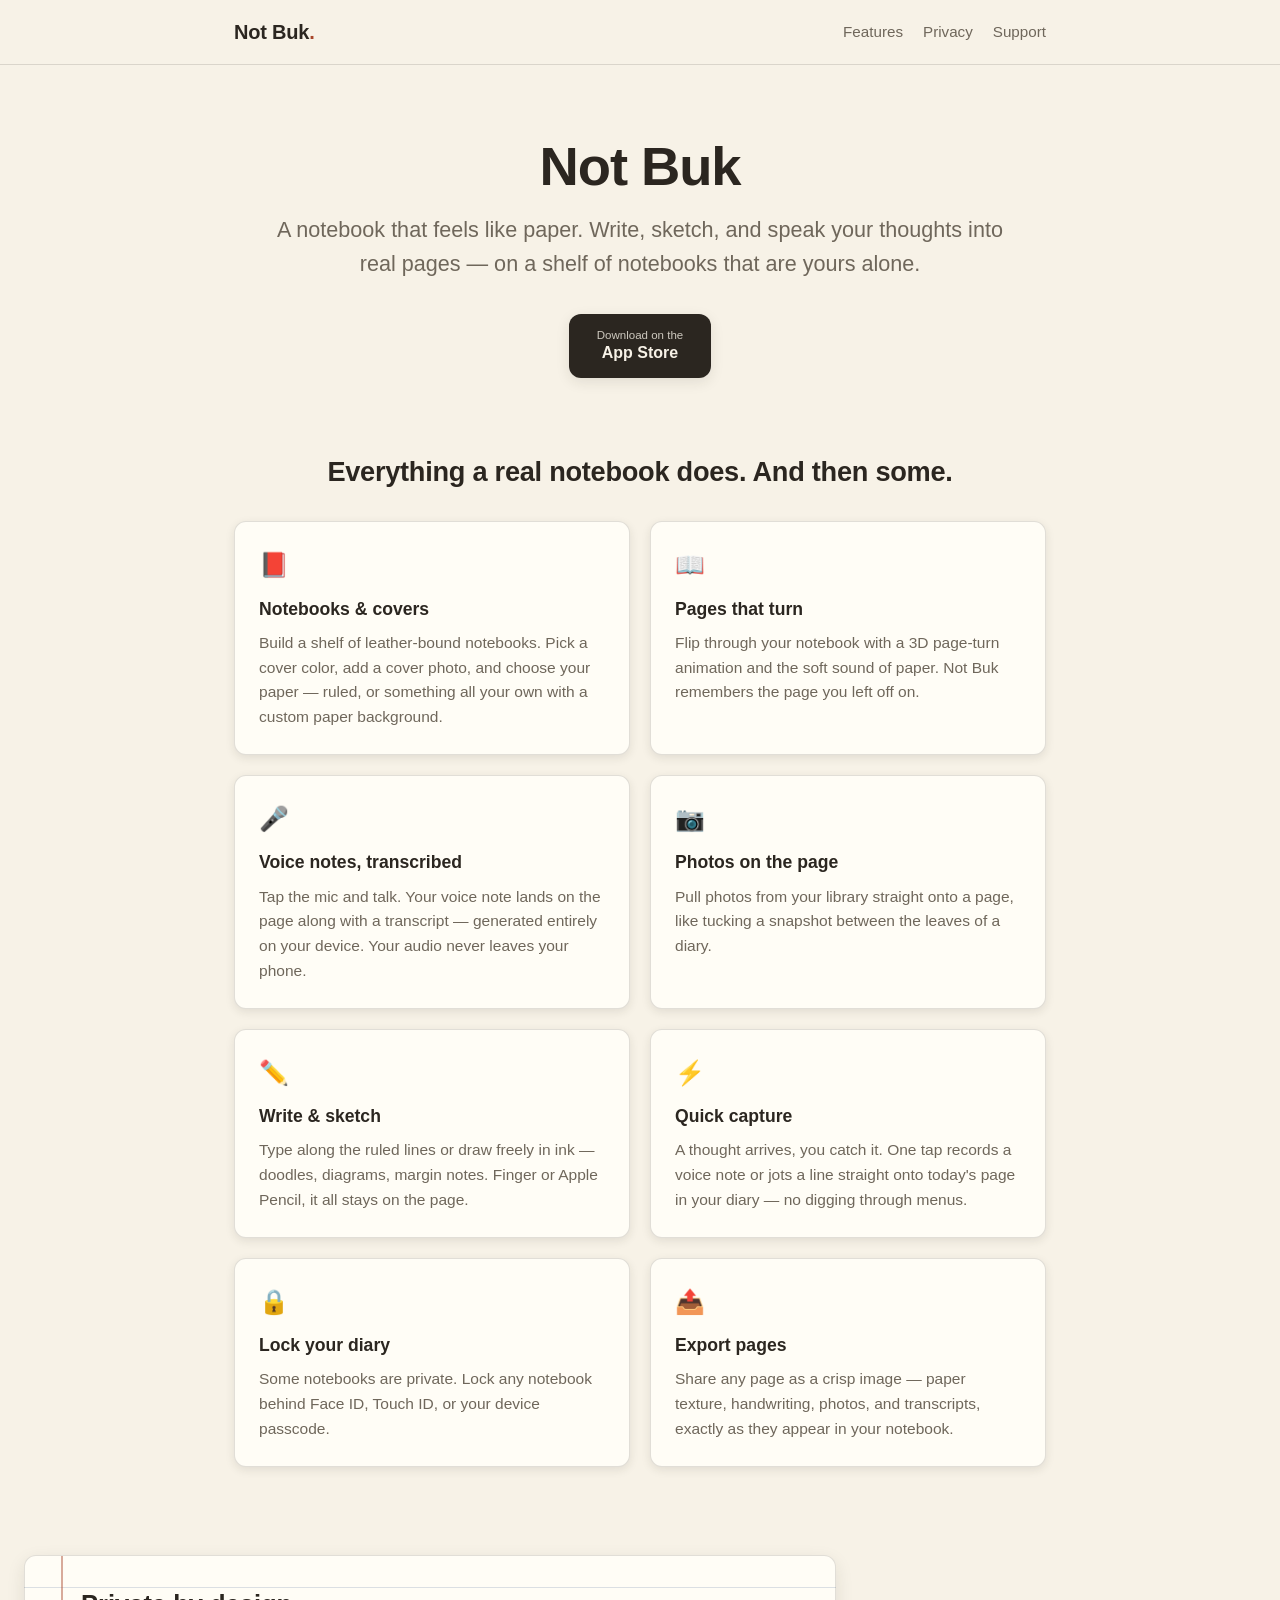
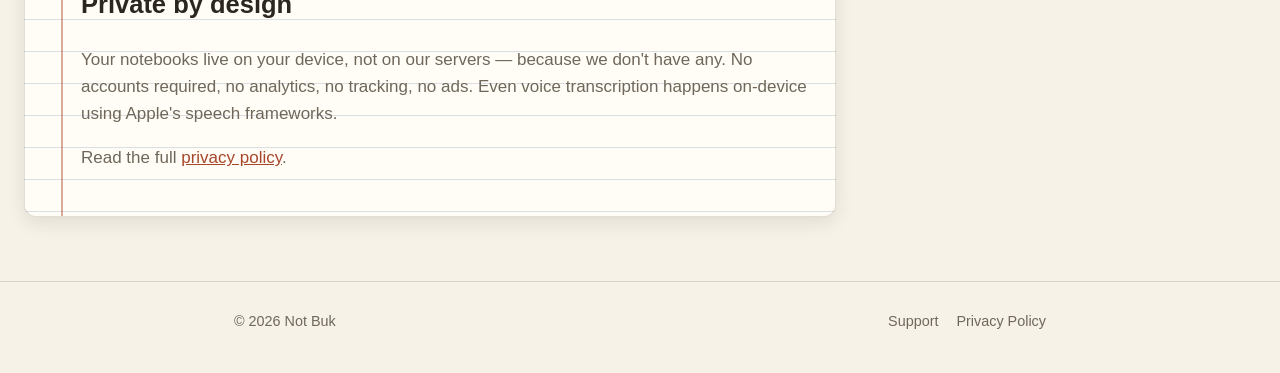
<file: index.html>
<!DOCTYPE html>
<html lang="en">
<head>
  <meta charset="UTF-8">
  <meta name="viewport" content="width=device-width, initial-scale=1">
  <title>Not Buk — A notebook that feels like paper</title>
  <meta name="description" content="Not Buk is a beautifully skeuomorphic notebook app for iPhone and iPad. Write on ruled paper, flip real pages, sketch, add photos, and record voice notes with on-device transcription. Everything stays on your device.">
  <link rel="stylesheet" href="styles.css">
</head>
<body>

  <header class="site-header">
    <div class="wrap">
      <a class="brand" href="index.html">Not Buk<span class="brand-dot">.</span></a>
      <nav class="site-nav" aria-label="Primary">
        <a href="#features">Features</a>
        <a href="#privacy">Privacy</a>
        <a href="support.html">Support</a>
      </nav>
    </div>
  </header>

  <main>
    <section class="hero wrap">
      <h1>Not Buk</h1>
      <p class="tagline">A notebook that feels like paper. Write, sketch, and speak your thoughts into real pages — on a shelf of notebooks that are yours alone.</p>
      <a class="appstore-badge" href="https://apps.apple.com/app/id6814639861">
        <span class="small">Download on the</span>
        App Store
      </a>
    </section>

    <section class="wrap" id="features">
      <div class="features">
        <h2>Everything a real notebook does. And then some.</h2>
        <div class="feature-grid">
          <div class="feature">
            <span class="glyph" aria-hidden="true">&#128213;</span>
            <h3>Notebooks &amp; covers</h3>
            <p>Build a shelf of leather-bound notebooks. Pick a cover color, add a cover photo, and choose your paper — ruled, or something all your own with a custom paper background.</p>
          </div>
          <div class="feature">
            <span class="glyph" aria-hidden="true">&#128214;</span>
            <h3>Pages that turn</h3>
            <p>Flip through your notebook with a 3D page-turn animation and the soft sound of paper. Not Buk remembers the page you left off on.</p>
          </div>
          <div class="feature">
            <span class="glyph" aria-hidden="true">&#127908;</span>
            <h3>Voice notes, transcribed</h3>
            <p>Tap the mic and talk. Your voice note lands on the page along with a transcript — generated entirely on your device. Your audio never leaves your phone.</p>
          </div>
          <div class="feature">
            <span class="glyph" aria-hidden="true">&#128247;</span>
            <h3>Photos on the page</h3>
            <p>Pull photos from your library straight onto a page, like tucking a snapshot between the leaves of a diary.</p>
          </div>
          <div class="feature">
            <span class="glyph" aria-hidden="true">&#9999;&#65039;</span>
            <h3>Write &amp; sketch</h3>
            <p>Type along the ruled lines or draw freely in ink — doodles, diagrams, margin notes. Finger or Apple Pencil, it all stays on the page.</p>
          </div>
          <div class="feature">
            <span class="glyph" aria-hidden="true">&#9889;</span>
            <h3>Quick capture</h3>
            <p>A thought arrives, you catch it. One tap records a voice note or jots a line straight onto today's page in your diary — no digging through menus.</p>
          </div>
          <div class="feature">
            <span class="glyph" aria-hidden="true">&#128274;</span>
            <h3>Lock your diary</h3>
            <p>Some notebooks are private. Lock any notebook behind Face ID, Touch ID, or your device passcode.</p>
          </div>
          <div class="feature">
            <span class="glyph" aria-hidden="true">&#128228;</span>
            <h3>Export pages</h3>
            <p>Share any page as a crisp image — paper texture, handwriting, photos, and transcripts, exactly as they appear in your notebook.</p>
          </div>
        </div>
      </div>
    </section>

    <section class="wrap privacy-callout" id="privacy">
      <div class="page-card">
        <h2>Private by design</h2>
        <p>Your notebooks live on your device, not on our servers — because we don't have any. No accounts required, no analytics, no tracking, no ads. Even voice transcription happens on-device using Apple's speech frameworks.</p>
        <p>Read the full <a href="privacy.html">privacy policy</a>.</p>
      </div>
    </section>
  </main>

  <footer class="site-footer">
    <div class="wrap">
      <span>&copy; 2026 Not Buk</span>
      <nav aria-label="Footer">
        <a href="support.html">Support</a>
        <a href="privacy.html">Privacy Policy</a>
      </nav>
    </div>
  </footer>

</body>
</html>
</file>
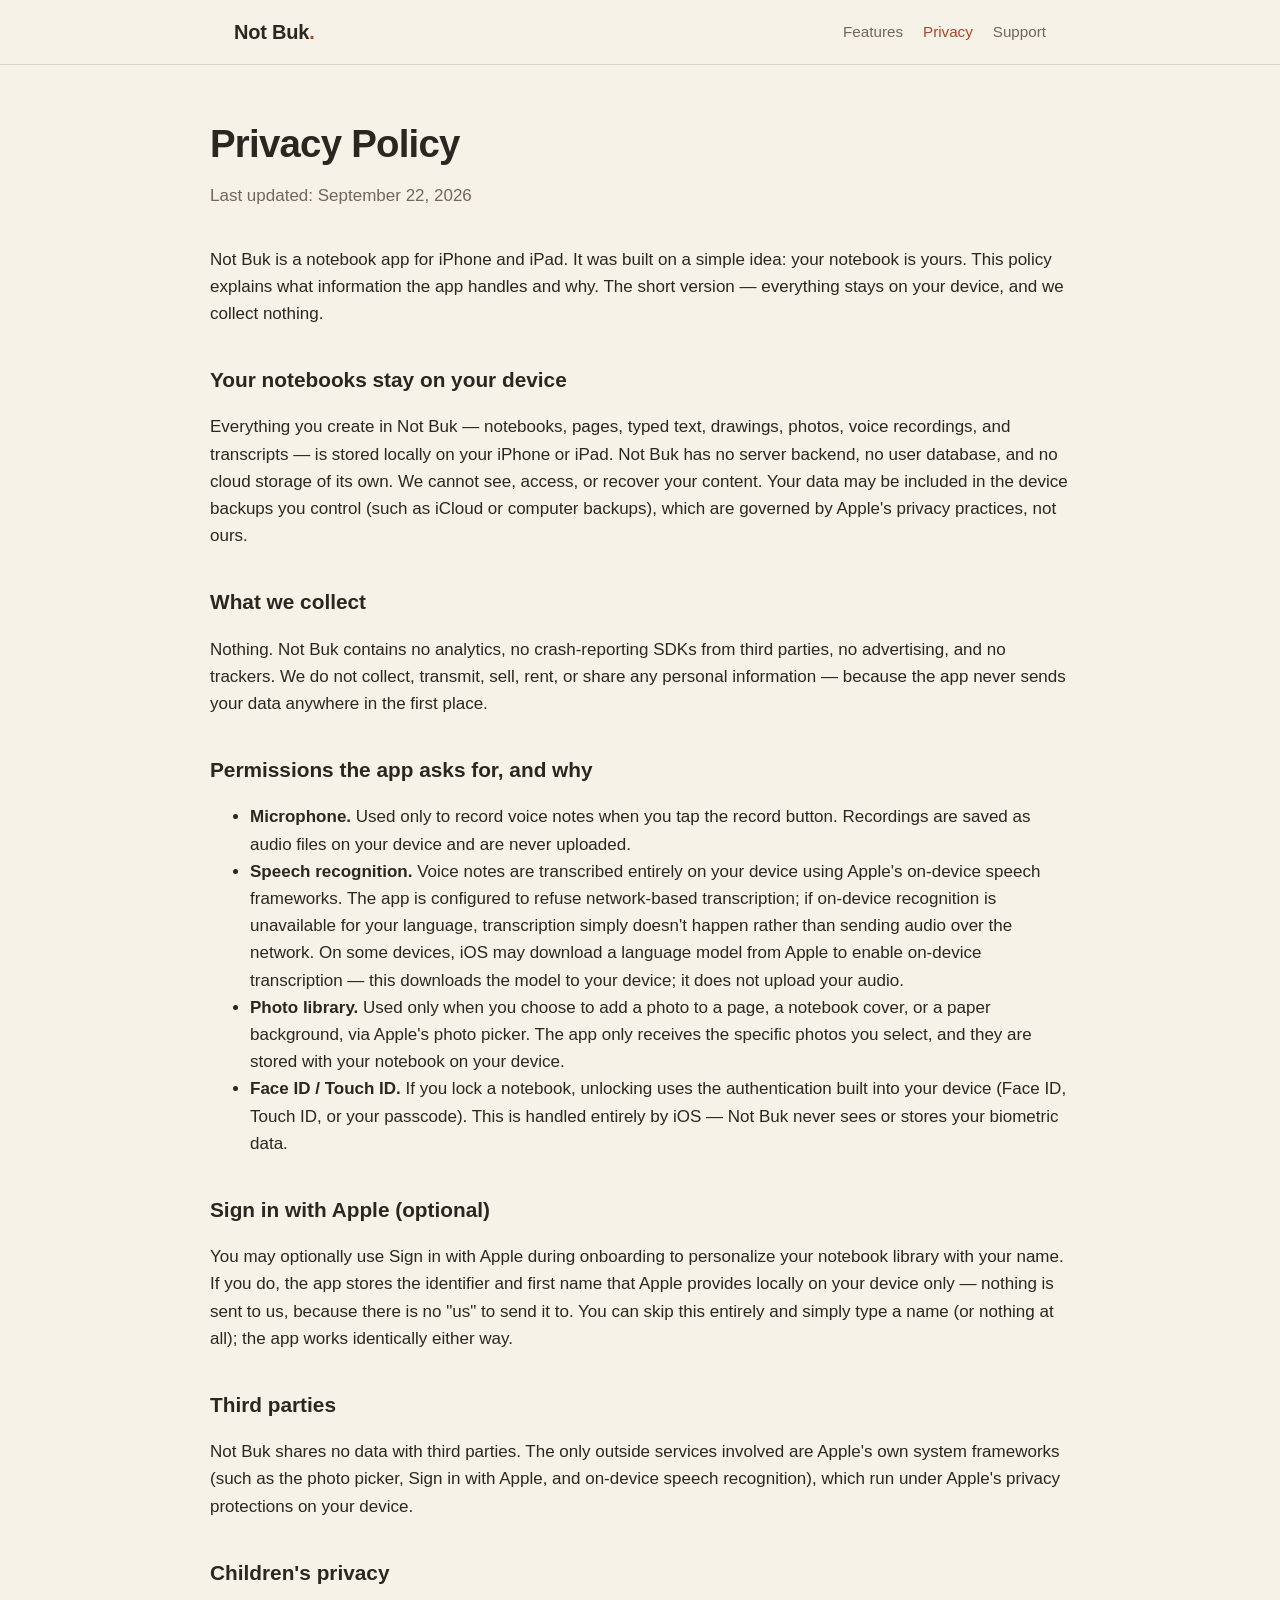
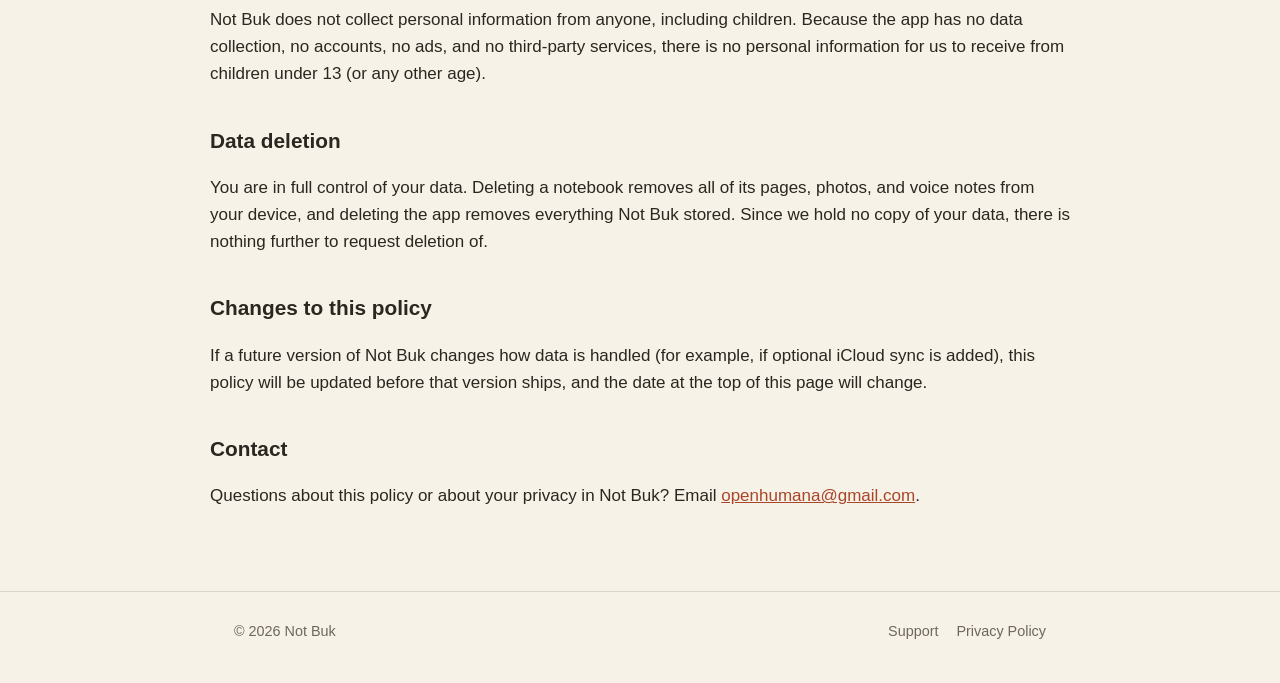
<file: privacy.html>
<!DOCTYPE html>
<html lang="en">
<head>
  <meta charset="UTF-8">
  <meta name="viewport" content="width=device-width, initial-scale=1">
  <title>Privacy Policy — Not Buk</title>
  <meta name="description" content="Privacy policy for Not Buk. Your notebooks, voice notes, and photos stay on your device. No analytics, no tracking, no ads, and no data is sold or shared.">
  <link rel="stylesheet" href="styles.css">
</head>
<body>

  <header class="site-header">
    <div class="wrap">
      <a class="brand" href="index.html">Not Buk<span class="brand-dot">.</span></a>
      <nav class="site-nav" aria-label="Primary">
        <a href="index.html#features">Features</a>
        <a href="privacy.html" aria-current="page">Privacy</a>
        <a href="support.html">Support</a>
      </nav>
    </div>
  </header>

  <main class="content wrap">
    <h1>Privacy Policy</h1>
    <p class="subtitle">Last updated: September 22, 2026</p>

    <p>Not Buk is a notebook app for iPhone and iPad. It was built on a simple idea: your notebook is yours. This policy explains what information the app handles and why. The short version — everything stays on your device, and we collect nothing.</p>

    <h2>Your notebooks stay on your device</h2>
    <p>Everything you create in Not Buk — notebooks, pages, typed text, drawings, photos, voice recordings, and transcripts — is stored locally on your iPhone or iPad. Not Buk has no server backend, no user database, and no cloud storage of its own. We cannot see, access, or recover your content. Your data may be included in the device backups you control (such as iCloud or computer backups), which are governed by Apple's privacy practices, not ours.</p>

    <h2>What we collect</h2>
    <p>Nothing. Not Buk contains no analytics, no crash-reporting SDKs from third parties, no advertising, and no trackers. We do not collect, transmit, sell, rent, or share any personal information — because the app never sends your data anywhere in the first place.</p>

    <h2>Permissions the app asks for, and why</h2>
    <ul>
      <li><strong>Microphone.</strong> Used only to record voice notes when you tap the record button. Recordings are saved as audio files on your device and are never uploaded.</li>
      <li><strong>Speech recognition.</strong> Voice notes are transcribed entirely on your device using Apple's on-device speech frameworks. The app is configured to refuse network-based transcription; if on-device recognition is unavailable for your language, transcription simply doesn't happen rather than sending audio over the network. On some devices, iOS may download a language model from Apple to enable on-device transcription — this downloads the model to your device; it does not upload your audio.</li>
      <li><strong>Photo library.</strong> Used only when you choose to add a photo to a page, a notebook cover, or a paper background, via Apple's photo picker. The app only receives the specific photos you select, and they are stored with your notebook on your device.</li>
      <li><strong>Face ID / Touch ID.</strong> If you lock a notebook, unlocking uses the authentication built into your device (Face ID, Touch ID, or your passcode). This is handled entirely by iOS — Not Buk never sees or stores your biometric data.</li>
    </ul>

    <h2>Sign in with Apple (optional)</h2>
    <p>You may optionally use Sign in with Apple during onboarding to personalize your notebook library with your name. If you do, the app stores the identifier and first name that Apple provides locally on your device only — nothing is sent to us, because there is no "us" to send it to. You can skip this entirely and simply type a name (or nothing at all); the app works identically either way.</p>

    <h2>Third parties</h2>
    <p>Not Buk shares no data with third parties. The only outside services involved are Apple's own system frameworks (such as the photo picker, Sign in with Apple, and on-device speech recognition), which run under Apple's privacy protections on your device.</p>

    <h2>Children's privacy</h2>
    <p>Not Buk does not collect personal information from anyone, including children. Because the app has no data collection, no accounts, no ads, and no third-party services, there is no personal information for us to receive from children under 13 (or any other age).</p>

    <h2>Data deletion</h2>
    <p>You are in full control of your data. Deleting a notebook removes all of its pages, photos, and voice notes from your device, and deleting the app removes everything Not Buk stored. Since we hold no copy of your data, there is nothing further to request deletion of.</p>

    <h2>Changes to this policy</h2>
    <p>If a future version of Not Buk changes how data is handled (for example, if optional iCloud sync is added), this policy will be updated before that version ships, and the date at the top of this page will change.</p>

    <h2>Contact</h2>
    <p>Questions about this policy or about your privacy in Not Buk? Email <a href="mailto:openhumana@gmail.com">openhumana@gmail.com</a>.</p>
  </main>

  <footer class="site-footer">
    <div class="wrap">
      <span>&copy; 2026 Not Buk</span>
      <nav aria-label="Footer">
        <a href="support.html">Support</a>
        <a href="privacy.html">Privacy Policy</a>
      </nav>
    </div>
  </footer>

</body>
</html>
</file>
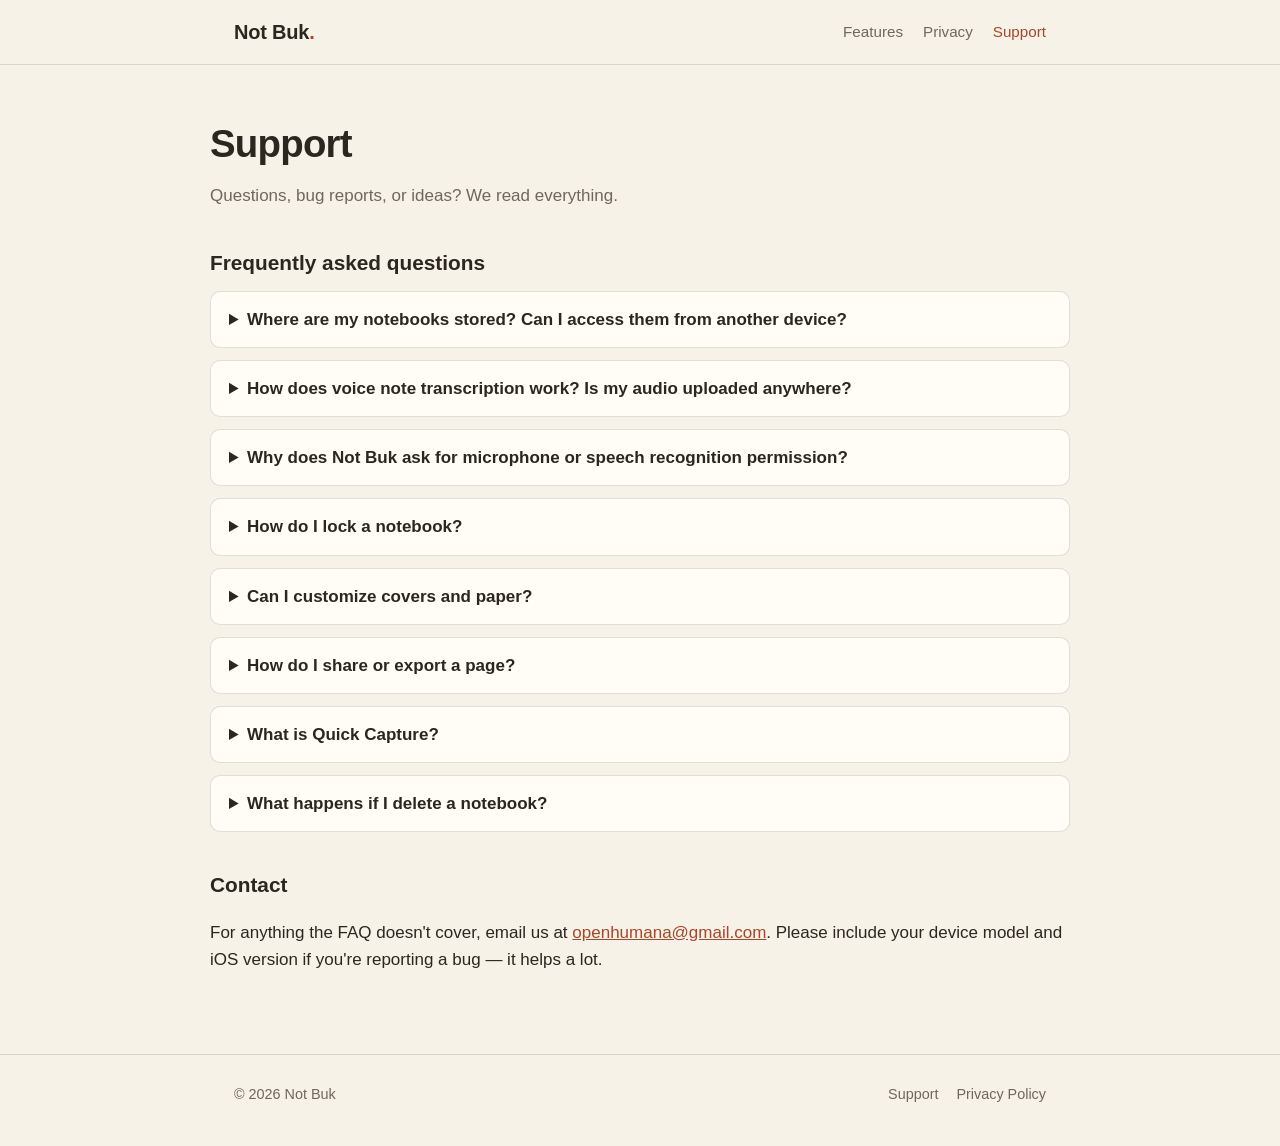
<file: support.html>
<!DOCTYPE html>
<html lang="en">
<head>
  <meta charset="UTF-8">
  <meta name="viewport" content="width=device-width, initial-scale=1">
  <title>Support — Not Buk</title>
  <meta name="description" content="Support and frequently asked questions for Not Buk, the notebook app for iPhone and iPad. Get help with voice notes, transcription, notebook locking, and more.">
  <link rel="stylesheet" href="styles.css">
</head>
<body>

  <header class="site-header">
    <div class="wrap">
      <a class="brand" href="index.html">Not Buk<span class="brand-dot">.</span></a>
      <nav class="site-nav" aria-label="Primary">
        <a href="index.html#features">Features</a>
        <a href="index.html#privacy">Privacy</a>
        <a href="support.html" aria-current="page">Support</a>
      </nav>
    </div>
  </header>

  <main class="content wrap">
    <h1>Support</h1>
    <p class="subtitle">Questions, bug reports, or ideas? We read everything.</p>

    <h2>Frequently asked questions</h2>

    <details class="faq-item">
      <summary>Where are my notebooks stored? Can I access them from another device?</summary>
      <p>All notebooks, pages, drawings, photos, and voice notes are stored locally on your iPhone or iPad. There is no server and no account requirement. iCloud sync is not available yet — it's on the roadmap — so for now your notebooks live only on the device where you created them. They are included in your device backups.</p>
    </details>

    <details class="faq-item">
      <summary>How does voice note transcription work? Is my audio uploaded anywhere?</summary>
      <p>No. Transcription runs entirely on your device using Apple's on-device speech recognition. Your recordings never leave your phone. The first time you transcribe in a given language, iOS may download a language model from Apple, but your audio itself is never sent anywhere.</p>
    </details>

    <details class="faq-item">
      <summary>Why does Not Buk ask for microphone or speech recognition permission?</summary>
      <p>The microphone permission is needed to record voice notes. On some devices, iOS also asks for speech recognition permission before on-device transcription can run. If you declined either, you can re-enable them in Settings &gt; Apps &gt; Not Buk.</p>
    </details>

    <details class="faq-item">
      <summary>How do I lock a notebook?</summary>
      <p>Long-press a notebook on the library shelf and choose the lock option. A locked notebook requires Face ID, Touch ID, or your device passcode to open. Locking uses the authentication built into your device — Not Buk never sees your biometric data.</p>
    </details>

    <details class="faq-item">
      <summary>Can I customize covers and paper?</summary>
      <p>Yes. Each notebook gets its own cover color, and you can set a photo from your library as the cover or as a paper background that shows softly beneath the ruled lines. You can also choose the paper style when creating a notebook.</p>
    </details>

    <details class="faq-item">
      <summary>How do I share or export a page?</summary>
      <p>Open the page and use the export option in the notebook toolbar. Not Buk renders the page — paper, text, transcripts, photos, and ink — as a high-resolution image you can save or share anywhere.</p>
    </details>

    <details class="faq-item">
      <summary>What is Quick Capture?</summary>
      <p>On iPhone, Quick Capture is the home screen: a big mic button that drops a voice note (with transcript) onto today's page in your diary, plus a one-line text field for quick jottings. It's the fastest way to catch a thought before it escapes.</p>
    </details>

    <details class="faq-item">
      <summary>What happens if I delete a notebook?</summary>
      <p>Deleting a notebook permanently removes all of its pages, drawings, photos, and voice notes from your device. Because everything is stored locally, deleted notebooks cannot be recovered from a server — so Not Buk always asks you to confirm first.</p>
    </details>

    <h2>Contact</h2>
    <p>For anything the FAQ doesn't cover, email us at <a href="mailto:openhumana@gmail.com">openhumana@gmail.com</a>. Please include your device model and iOS version if you're reporting a bug — it helps a lot.</p>
  </main>

  <footer class="site-footer">
    <div class="wrap">
      <span>&copy; 2026 Not Buk</span>
      <nav aria-label="Footer">
        <a href="support.html">Support</a>
        <a href="privacy.html">Privacy Policy</a>
      </nav>
    </div>
  </footer>

</body>
</html>
</file>
<file: styles.css>
/* Not Buk — shared styles
   Warm paper aesthetic, system fonts, responsive, dark-mode aware. */

:root {
  --paper: #f7f2e7;
  --paper-raised: #fffdf6;
  --ink: #2b2620;
  --ink-muted: #6f675b;
  --rule: rgba(90, 120, 160, 0.22);
  --margin-line: rgba(168, 70, 42, 0.45);
  --accent: #a8462a;
  --accent-contrast: #ffffff;
  --divider: rgba(43, 38, 32, 0.14);
  --shadow: rgba(43, 38, 32, 0.10);
  --rule-gap: 32px;
}

@media (prefers-color-scheme: dark) {
  :root {
    --paper: #1d1a15;
    --paper-raised: #26221c;
    --ink: #ece5d8;
    --ink-muted: #a89e8e;
    --rule: rgba(140, 165, 200, 0.16);
    --margin-line: rgba(214, 122, 92, 0.40);
    --accent: #d67a5c;
    --accent-contrast: #1d1a15;
    --divider: rgba(236, 229, 216, 0.14);
    --shadow: rgba(0, 0, 0, 0.35);
  }
}

* {
  box-sizing: border-box;
}

html {
  scroll-behavior: smooth;
}

body {
  margin: 0;
  background: var(--paper);
  color: var(--ink);
  font-family: -apple-system, BlinkMacSystemFont, "Segoe UI", Roboto,
    "Helvetica Neue", Arial, sans-serif;
  font-size: 17px;
  line-height: 1.6;
  -webkit-font-smoothing: antialiased;
}

.wrap {
  max-width: 860px;
  margin: 0 auto;
  padding: 0 24px;
}

/* ---------- Header / nav ---------- */

header.site-header {
  border-bottom: 1px solid var(--divider);
  background: var(--paper);
}

.site-header .wrap {
  display: flex;
  align-items: center;
  justify-content: space-between;
  gap: 16px;
  min-height: 64px;
  flex-wrap: wrap;
  padding-top: 8px;
  padding-bottom: 8px;
}

.brand {
  font-size: 1.25rem;
  font-weight: 700;
  letter-spacing: -0.01em;
  color: var(--ink);
  text-decoration: none;
}

.brand .brand-dot {
  color: var(--accent);
}

nav.site-nav {
  display: flex;
  gap: 20px;
  flex-wrap: wrap;
}

nav.site-nav a {
  color: var(--ink-muted);
  text-decoration: none;
  font-size: 0.95rem;
  font-weight: 500;
}

nav.site-nav a:hover,
nav.site-nav a[aria-current="page"] {
  color: var(--accent);
}

/* ---------- Hero ---------- */

.hero {
  text-align: center;
  padding: 72px 0 56px;
}

.hero h1 {
  font-size: clamp(2.2rem, 6vw, 3.4rem);
  line-height: 1.1;
  letter-spacing: -0.02em;
  margin: 0 0 16px;
}

.hero .tagline {
  font-size: clamp(1.1rem, 3vw, 1.35rem);
  color: var(--ink-muted);
  max-width: 34em;
  margin: 0 auto 32px;
}

.appstore-badge {
  display: inline-block;
  padding: 14px 28px;
  border-radius: 12px;
  background: var(--ink);
  color: var(--paper);
  text-decoration: none;
  font-weight: 600;
  font-size: 1rem;
  line-height: 1.3;
  box-shadow: 0 4px 14px var(--shadow);
}

.appstore-badge:hover {
  opacity: 0.9;
}

.appstore-badge .small {
  display: block;
  font-size: 0.72rem;
  font-weight: 400;
  opacity: 0.8;
}

/* ---------- Paper card motif ---------- */

.page-card {
  position: relative;
  background: var(--paper-raised);
  background-image: repeating-linear-gradient(
    to bottom,
    transparent,
    transparent calc(var(--rule-gap) - 1px),
    var(--rule) calc(var(--rule-gap) - 1px),
    var(--rule) var(--rule-gap)
  );
  border: 1px solid var(--divider);
  border-radius: 12px;
  box-shadow: 0 6px 18px var(--shadow);
  padding: 28px 28px 28px 56px;
  overflow: hidden;
}

.page-card::before {
  content: "";
  position: absolute;
  top: 0;
  bottom: 0;
  left: 36px;
  width: 1.5px;
  background: var(--margin-line);
}

/* ---------- Feature grid ---------- */

.features {
  padding: 16px 0 64px;
}

.features h2,
.section-title {
  font-size: 1.7rem;
  letter-spacing: -0.01em;
  margin: 0 0 28px;
  text-align: center;
}

.feature-grid {
  display: grid;
  grid-template-columns: repeat(auto-fit, minmax(260px, 1fr));
  gap: 20px;
}

.feature {
  background: var(--paper-raised);
  border: 1px solid var(--divider);
  border-radius: 12px;
  padding: 24px;
  box-shadow: 0 3px 10px var(--shadow);
}

.feature h3 {
  margin: 0 0 8px;
  font-size: 1.1rem;
}

.feature p {
  margin: 0;
  color: var(--ink-muted);
  font-size: 0.97rem;
}

.feature .glyph {
  font-size: 1.5rem;
  display: block;
  margin-bottom: 10px;
}

/* ---------- Privacy callout ---------- */

.privacy-callout {
  margin: 24px 0 64px;
}

.privacy-callout h2 {
  margin-top: 0;
}

.privacy-callout p {
  color: var(--ink-muted);
}

.privacy-callout a {
  color: var(--accent);
}

/* ---------- Content pages (support / privacy) ---------- */

main.content {
  padding: 48px 0 64px;
}

main.content h1 {
  font-size: clamp(1.8rem, 5vw, 2.4rem);
  letter-spacing: -0.02em;
  margin: 0 0 8px;
}

main.content .subtitle {
  color: var(--ink-muted);
  margin: 0 0 36px;
}

main.content h2 {
  font-size: 1.3rem;
  margin: 36px 0 12px;
}

main.content p,
main.content li {
  color: var(--ink);
}

main.content a {
  color: var(--accent);
}

.faq-item {
  margin-bottom: 12px;
}

details.faq-item {
  background: var(--paper-raised);
  border: 1px solid var(--divider);
  border-radius: 10px;
  padding: 14px 18px;
}

details.faq-item summary {
  cursor: pointer;
  font-weight: 600;
}

details.faq-item p {
  margin: 12px 0 4px;
  color: var(--ink-muted);
}

/* ---------- Footer ---------- */

footer.site-footer {
  border-top: 1px solid var(--divider);
  padding: 28px 0 40px;
  color: var(--ink-muted);
  font-size: 0.9rem;
}

.site-footer .wrap {
  display: flex;
  justify-content: space-between;
  gap: 16px;
  flex-wrap: wrap;
  align-items: center;
}

.site-footer nav {
  display: flex;
  gap: 18px;
  flex-wrap: wrap;
}

.site-footer a {
  color: var(--ink-muted);
  text-decoration: none;
}

.site-footer a:hover {
  color: var(--accent);
}

/* ---------- Small screens ---------- */

@media (max-width: 520px) {
  .hero {
    padding: 48px 0 40px;
  }

  .page-card {
    padding: 22px 20px 22px 44px;
  }

  .page-card::before {
    left: 28px;
  }

  .site-footer .wrap {
    flex-direction: column;
    align-items: flex-start;
  }
}
</file>
